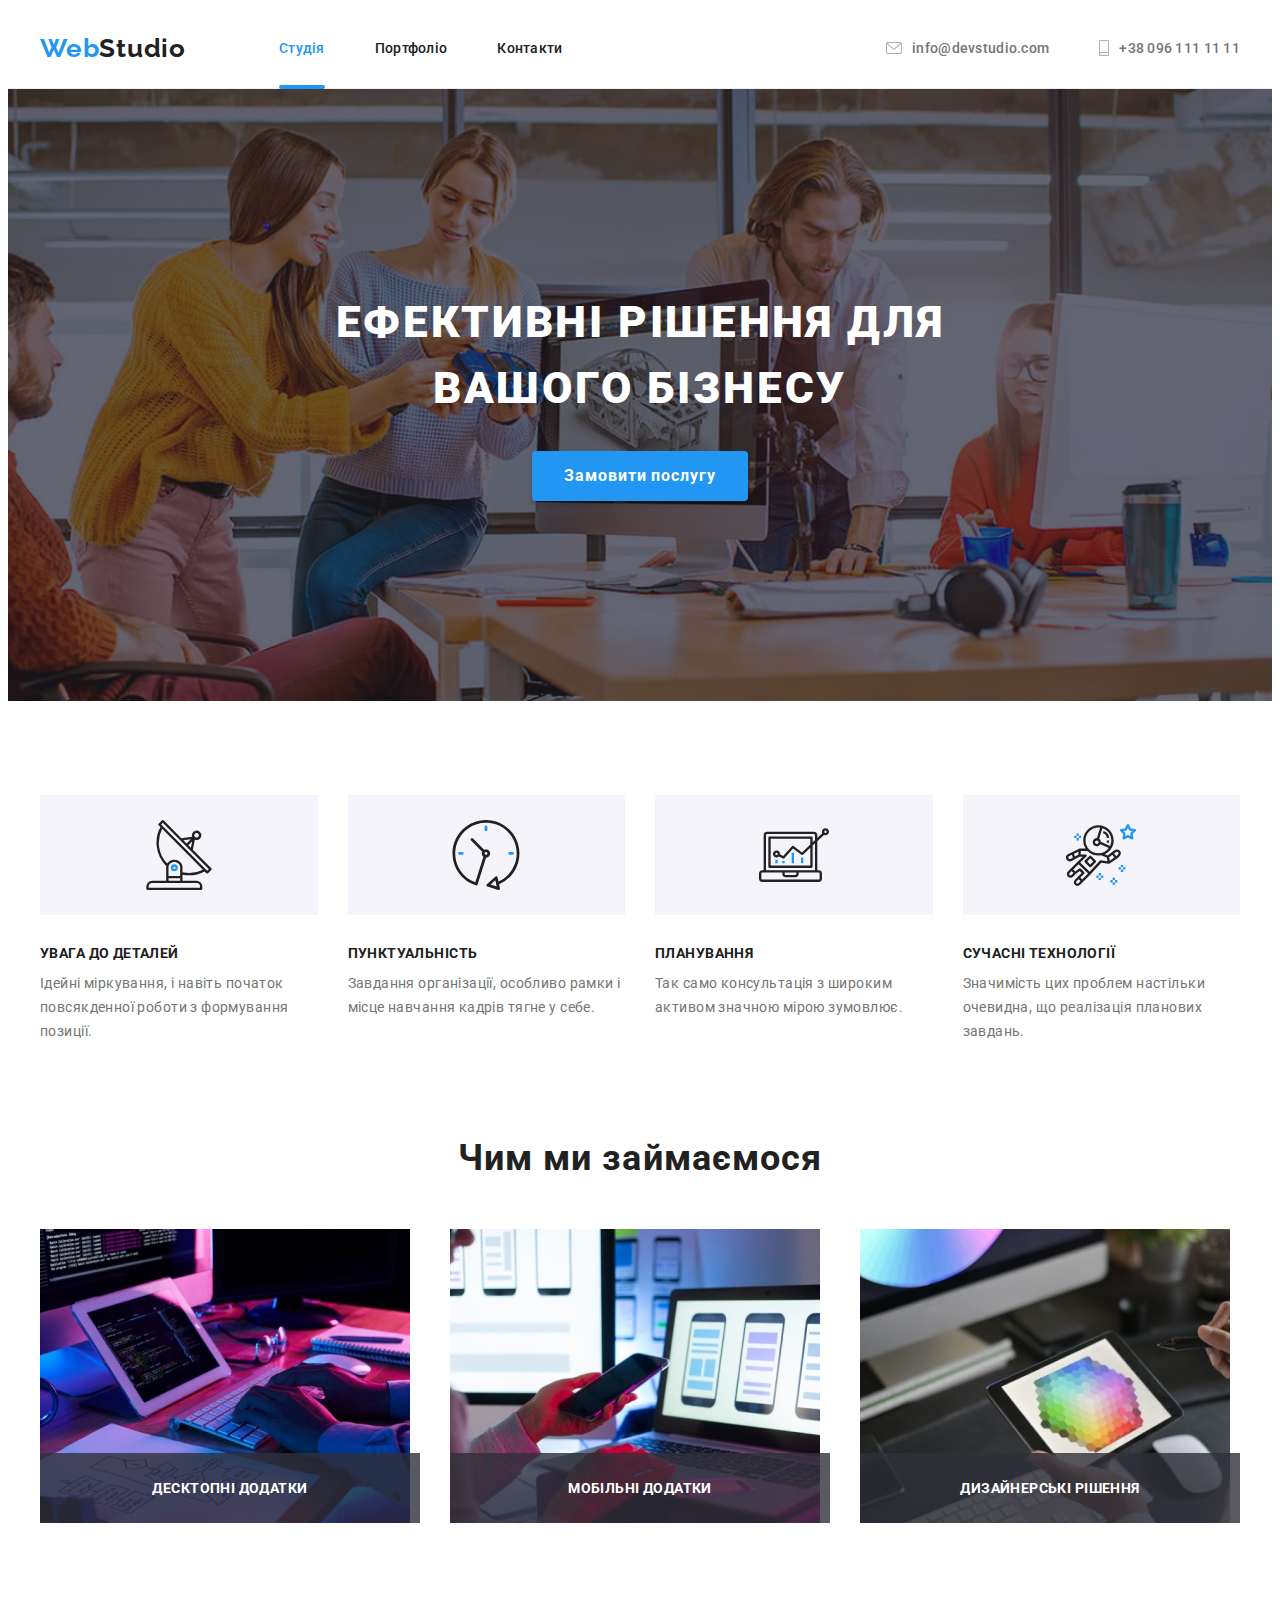
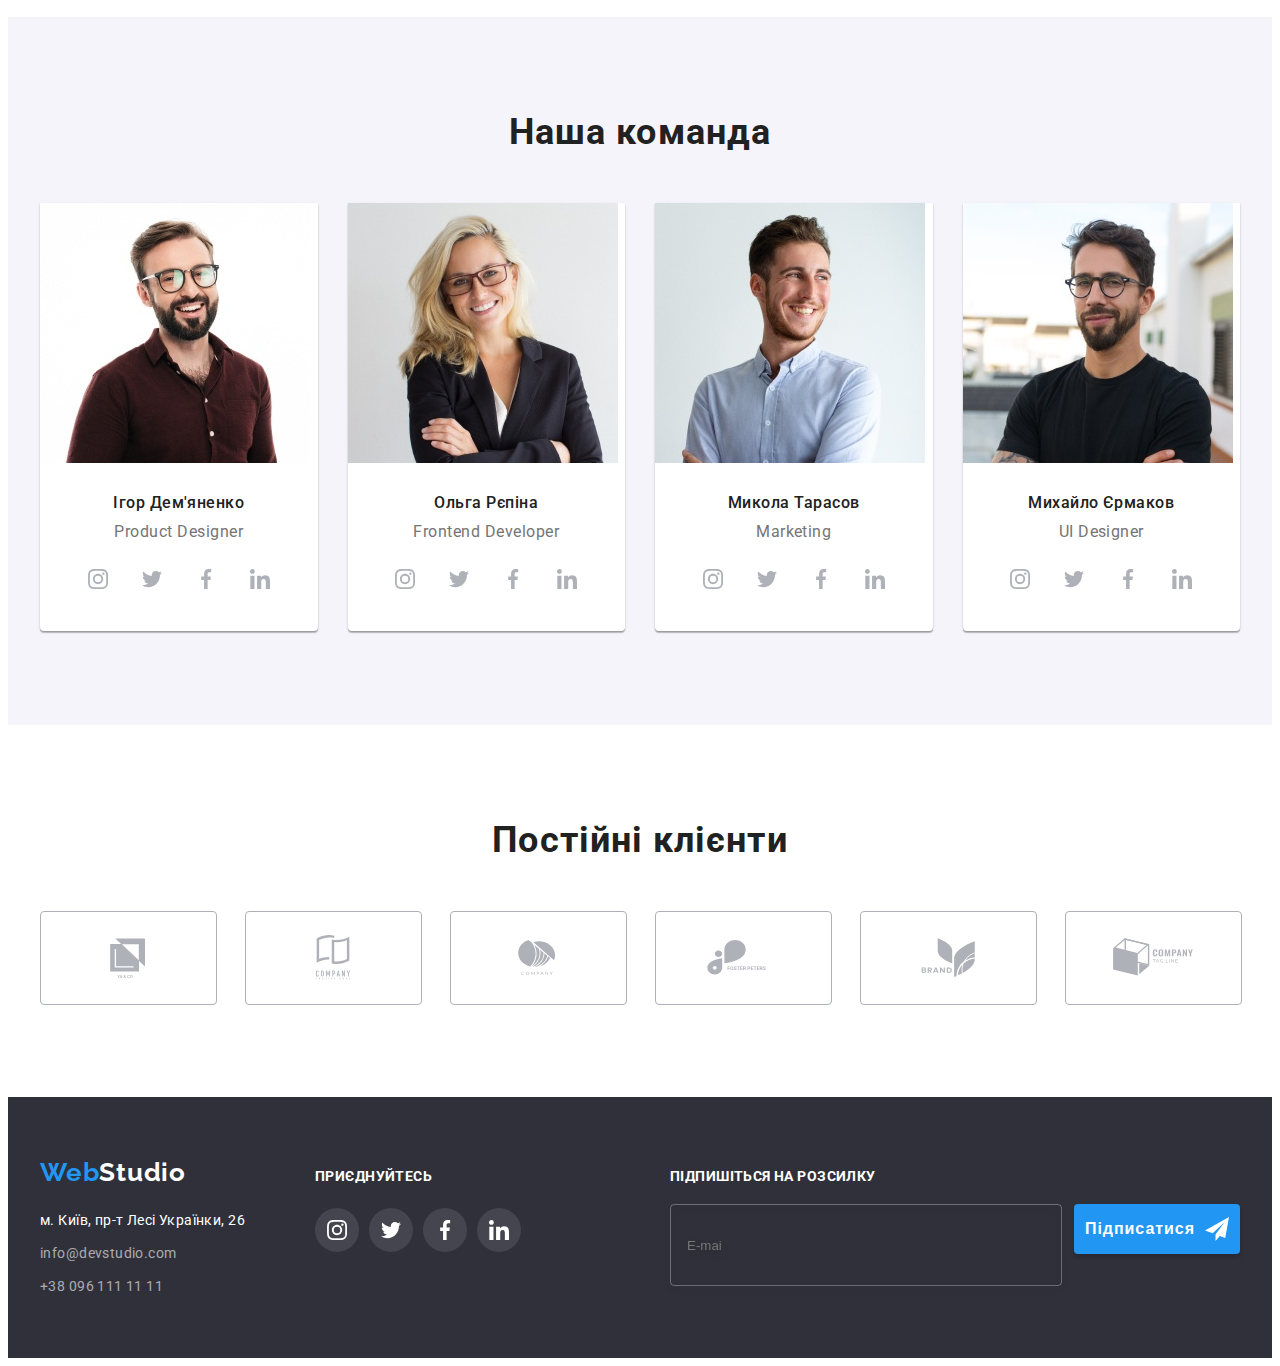
<file: index.html>
<!DOCTYPE html>
<html lang="uk">
  <head>
    <meta charset="UTF-8" />
    <meta http-equiv="X-UA-Compatible" content="IE=edge" />
    <meta name="viewport" content="width=device-width, initial-scale=1.0" />
    <title>Document</title>
    <link
      rel="stylesheet"
      href="https://cdnjs.cloudflare.com/ajax/libs/modern-normalize/1.1.0/modern-normalize.min.css"
      integrity="sha512-wpPYUAdjBVSE4KJnH1VR1HeZfpl1ub8YT/NKx4PuQ5NmX2tKuGu6U/JRp5y+Y8XG2tV+wKQpNHVUX03MfMFn9Q=="
      crossorigin="anonymous"
      referrerpolicy="no-referrer"
    />
    <link rel="preconnect" href="https://fonts.googleapis.com" />
    <link rel="preconnect" href="https://fonts.gstatic.com" crossorigin />
    <link href="https://fonts.googleapis.com/css2?family=Raleway:wght@700&family=Roboto:wght@400;500;700;900&display=swap" rel="stylesheet" />
    <link rel="stylesheet" href="./css/main.min.css" />
  </head>
  <body>
    <header class="header">
      <div class="header__container container">
        <a class="logo link" href="index.html" lang="en"><span class="logo__first-part">Web</span>Studio</a>
        <button type="button" class="mobile-menu__button-open" data-mobile-menu-open>
          <svg width="40" height="40 ">
            <use href="./img/icons.svg#icon-menu_40px"></use>
          </svg>
        </button>

        <nav class="nav">
          <ul class="nav__list list">
            <li class="nav__item">
              <a class="nav__link link current" href="./index.html">Студія</a>
            </li>
            <li class="nav__item">
              <a class="nav__link link" href="./portfolio.html">Портфоліо</a>
            </li>
            <li class="nav__item">
              <a class="nav__link link" href="#">Контакти</a>
            </li>
          </ul>
        </nav>

        <ul class="contacts list">
          <li>
            <a class="contacts__link contacts__link--tablet-top link" href="mailto:info@devstudio.com" lang="en">
              <svg width="16" height="12">
                <use href="./img/icons.svg#icon-envelope"></use>
              </svg>
              info@devstudio.com
            </a>
          </li>
          <li>
            <a class="contacts__link contacts__link--tablet-bottom link" href="tel:+380961111111">
              <svg width="10" height="16">
                <use href="./img/icons.svg#icon-smartphone"></use>
              </svg>
              +38 096 111 11 11
            </a>
          </li>
        </ul>
      </div>
    </header>
    <main>
      <!-- enticing_buton -->
      <section class="hero">
        <div class="container">
          <h1 class="hero__title">Ефективні рішення для вашого бізнесу</h1>
          <button class="hero__button" type="button" data-modal-open>Замовити послугу</button>
        </div>
      </section>
      <!-- Benefits -->
      <section class="benefits">
        <div class="container">
          <h2 class="visually-hidden">Переваги</h2>
          <ul class="benefits__list list set-flex">
            <li class="set-flex-item">
              <div class="benefits__img">
                <svg width="70" height="70">
                  <use href="./img/icons.svg#icon-antenna"></use>
                </svg>
              </div>
              <h3 class="benefits__subtitle">Увага до деталей</h3>
              <p class="text">Ідейні міркування, і навіть початок повсякденної роботи з формування позиції.</p>
            </li>
            <li class="set-flex-item">
              <div class="benefits__img">
                <svg width="70" height="70">
                  <use href="./img/icons.svg#icon-clock"></use>
                </svg>
              </div>
              <h3 class="benefits__subtitle">Пунктуальність</h3>
              <p class="text">Завдання організації, особливо рамки і місце навчання кадрів тягне у себе.</p>
            </li>
            <li class="set-flex-item">
              <div class="benefits__img">
                <svg width="70" height="70">
                  <use href="./img/icons.svg#icon-diagram "></use>
                </svg>
              </div>
              <h3 class="benefits__subtitle">Планування</h3>
              <p class="text">Так само консультація з широким активом значною мірою зумовлює.</p>
            </li>
            <li class="set-flex-item">
              <div class="benefits__img">
                <svg width="70" height="70">
                  <use href="./img/icons.svg#icon-astronaut"></use>
                </svg>
              </div>
              <h3 class="benefits__subtitle">Сучасні технології</h3>
              <p class="text">Значимість цих проблем настільки очевидна, що реалізація планових завдань.</p>
            </li>
          </ul>
        </div>
      </section>
      <!-- operation -->
      <section class="operation">
        <div class="container">
          <h2 class="operation__title">Чим ми займаємося</h2>
          <ul class="operation__list list set-flex">
            <li class="operation__item set-flex-item">
              <picture>
                <source media="(min-width:1200px )" srcset="./img/img-op1-@1x.jpg 1x, ./img/img-op1-@2x.jpg 2x" />
                <img
                  src="./img/img-op1-@1x.jpg"
                  alt="людина набирає код з клавіатури, перед нею монітор і планшет, поруч лежить шпаргалка"
                  width="370"
                  height="294"
                />
              </picture>
              <p class="operation__caption text">Десктопні додатки</p>
            </li>
            <li class="operation__item set-flex-item">
              <picture>
                <source media="(min-width:1200px )" srcset="./img/img-op2-@1x.jpg 1x, ./img/img-op2-@2x.jpg 2x" />
                <img src="./img/img-op2-@1x.jpg" alt="людина працює на ноутбуці, тримаючи смартфон у руці" width="370" height="294" />
              </picture>
              <p class="operation__caption text">Мобільні додатки</p>
            </li>
            <li class="operation__item set-flex-item">
              <picture>
                <source media="(min-width:1200px )" srcset="./img/img-op3-@1x.jpg 1x, ./img/img-op3-@2x.jpg 2x" />
                <img src="./img/img-op3-@1x.jpg" alt="людина працює з палітрою кольорів у графічному планшеті" width="370" height="294" />
              </picture>
              <p class="operation__caption text">Дизайнерські рішення</p>
            </li>
          </ul>
        </div>
      </section>
      <!--team -->
      <section class="team">
        <div class="container">
          <h2 class="team__title">Наша команда</h2>
          <ul class="team__list list set-flex">
            <li class="team__item set-flex-item">
              <picture>
                <source media="(min-width:1200px )" srcset="./img/team/team1-ds-@1x.jpg 1x, ./img/team/team1-ds-@2x.jpg 2x" />
                <source media="(min-width:768px )" srcset="./img/team/team1-tb-@1x.jpg 1x, ./img/team/team1-tb-@2x.jpg 2x" />
                <source media="(max-width:767.98px )" srcset="./img/team/team1-mb-@1x.jpg 1x, ./img/team/team1-mb-@2x.jpg 2x" />
                <img src="./img/team/team1-ds-@1x.jpg" alt="Чоловік у коричневій сорочці, в окулярах" />
              </picture>
              <div class="team__card">
                <h3 class="team__subtitle">Ігор Дем'яненко</h3>
                <p class="team__text text" lang="en">Product Designer</p>
                <ul class="social-icon list set-flex">
                  <li class="set-flex-item">
                    <a class="social-icon__link link" href="#">
                      <svg width="20" height="20">
                        <use href="./img/icons.svg#icon-instagram"></use>
                      </svg>
                    </a>
                  </li>
                  <li class="set-flex-item">
                    <a class="social-icon__link link" href="#">
                      <svg width="20" height="20">
                        <use href="./img/icons.svg#icon-twitter"></use>
                      </svg>
                    </a>
                  </li>
                  <li class="set-flex-item">
                    <a class="social-icon__link link" href="#">
                      <svg width="20" height="20">
                        <use href="./img/icons.svg#icon-facebook"></use>
                      </svg>
                    </a>
                  </li>
                  <li class="set-flex-item">
                    <a class="social-icon__link link" href="#">
                      <svg width="20" height="20">
                        <use href="./img/icons.svg#icon-linkedin"></use>
                      </svg>
                    </a>
                  </li>
                </ul>
              </div>
            </li>
            <li class="team__item set-flex-item">
              <picture>
                <source media="(min-width:1200px )" srcset="./img/team/team2-ds-@1x.jpg 1x, ./img/team/team2-ds-@2x.jpg 2x" />
                <source media="(min-width:768px )" srcset="./img/team/team2-tb-@1x.jpg 1x, ./img/team/team2-tb-@2x.jpg 2x" />
                <source media="(max-width:767.98px )" srcset="./img/team/team2-mb-@1x.jpg 1x, ./img/team/team2-mb-@2x.jpg 2x" />

                <img src="./img/team/team2-ds-@1x.jpg" alt="Жінка блондинка, у чорному піджаку" />
              </picture>
              <div class="team__card">
                <h3 class="team__subtitle">Ольга Рєпіна</h3>
                <p class="team__text text" lang="en">Frontend Developer</p>
                <ul class="social-icon list set-flex">
                  <li class="set-flex-item">
                    <a class="social-icon__link link" href="#">
                      <svg width="20" height="20">
                        <use href="./img/icons.svg#icon-instagram"></use>
                      </svg>
                    </a>
                  </li>
                  <li class="set-flex-item">
                    <a class="social-icon__link link" href="#">
                      <svg width="20" height="20">
                        <use href="./img/icons.svg#icon-twitter"></use>
                      </svg>
                    </a>
                  </li>
                  <li class="set-flex-item">
                    <a class="social-icon__link link" href="#">
                      <svg width="20" height="20">
                        <use href="./img/icons.svg#icon-facebook"></use>
                      </svg>
                    </a>
                  </li>
                  <li class="set-flex-item">
                    <a class="social-icon__link link" href="#">
                      <svg width="20" height="20">
                        <use href="./img/icons.svg#icon-linkedin"></use>
                      </svg>
                    </a>
                  </li>
                </ul>
              </div>
            </li>
            <li class="team__item set-flex-item">
              <picture>
                <source media="(min-width:1200px )" srcset="./img/team/team3-ds-@1x.jpg 1x, ./img/team/team3-ds-@2x.jpg 2x" />
                <source media="(min-width:768px )" srcset="./img/team/team3-tb-@1x.jpg 1x, ./img/team/team3-tb-@2x.jpg 2x" />
                <source media="(max-width:767.98px )" srcset="./img/team/team3-mb-@1x.jpg 1x, ./img/team/team3-mb-@2x.jpg 2x" />

                <img src="./img/team/team3-ds-@1x.jpg" alt="Чоловік у білій сорочці" />
              </picture>
              <div class="team__card">
                <h3 class="team__subtitle">Микола Тарасов</h3>
                <p class="team__text text" lang="en">Marketing</p>
                <ul class="social-icon list set-flex">
                  <li class="set-flex-item">
                    <a class="social-icon__link link" href="#">
                      <svg width="20" height="20">
                        <use href="./img/icons.svg#icon-instagram"></use>
                      </svg>
                    </a>
                  </li>
                  <li class="set-flex-item">
                    <a class="social-icon__link link" href="#">
                      <svg width="20" height="20">
                        <use href="./img/icons.svg#icon-twitter"></use>
                      </svg>
                    </a>
                  </li>
                  <li class="set-flex-item">
                    <a class="social-icon__link link" href="#">
                      <svg width="20" height="20">
                        <use href="./img/icons.svg#icon-facebook"></use>
                      </svg>
                    </a>
                  </li>
                  <li class="set-flex-item">
                    <a class="social-icon__link link" href="#">
                      <svg width="20" height="20">
                        <use href="./img/icons.svg#icon-linkedin"></use>
                      </svg>
                    </a>
                  </li>
                </ul>
              </div>
            </li>
            <li class="team__item set-flex-item">
              <picture>
                <source media="(min-width:1200px )" srcset="./img/team/team4-ds-@1x.jpg 1x, ./img/team/team4-ds-@2x.jpg 2x" />
                <source media="(min-width:768px )" srcset="./img/team/team4-tb-@1x.jpg 1x, ./img/team/team4-tb-@2x.jpg 2x" />
                <source media="(max-width:767.98px )" srcset="./img/team/team4-mb-@1x.jpg 1x, ./img/team/team4-mb-@2x.jpg 2x" />

                <img src="./img/team/team4-ds-@1x.jpg" alt="Чоловік у чорній сорочці, в окулярах" />
              </picture>
              <div class="team__card">
                <h3 class="team__subtitle">Михайло Єрмаков</h3>
                <p class="team__text text" lang="en">UI Designer</p>
                <ul class="social-icon list set-flex">
                  <li class="set-flex-item">
                    <a class="social-icon__link link" href="#">
                      <svg width="20" height="20">
                        <use href="./img/icons.svg#icon-instagram"></use>
                      </svg>
                    </a>
                  </li>
                  <li class="set-flex-item">
                    <a class="social-icon__link link" href="#">
                      <svg width="20" height="20">
                        <use href="./img/icons.svg#icon-twitter"></use>
                      </svg>
                    </a>
                  </li>
                  <li class="set-flex-item">
                    <a class="social-icon__link link" href="#">
                      <svg width="20" height="20">
                        <use href="./img/icons.svg#icon-facebook"></use>
                      </svg>
                    </a>
                  </li>
                  <li class="set-flex-item">
                    <a class="social-icon__link link" href="#">
                      <svg width="20" height="20">
                        <use href="./img/icons.svg#icon-linkedin"></use>
                      </svg>
                    </a>
                  </li>
                </ul>
              </div>
            </li>
          </ul>
        </div>
      </section>
      <!-- clients -->
      <section class="clients">
        <div class="container">
          <h2 class="clients__title">Постійні клієнти</h2>
          <ul class="clients__list list set-flex">
            <li class="clients__item set-flex-item">
              <a class="clients__link link" href="#">
                <svg width="128" height="90"><use href="./img/icons.svg#icon-client1"></use></svg>
              </a>
            </li>
            <li class="clients__item set-flex-item">
              <a class="clients__link link" href="#">
                <svg width="128" height="90"><use href="./img/icons.svg#icon-client2"></use></svg>
              </a>
            </li>
            <li class="clients__item set-flex-item">
              <a class="clients__link link" href="#">
                <svg width="128" height="90"><use href="./img/icons.svg#icon-client3"></use></svg>
              </a>
            </li>
            <li class="clients__item set-flex-item">
              <a class="clients__link link" href="#">
                <svg width="128" height="90"><use href="./img/icons.svg#icon-client4"></use></svg>
              </a>
            </li>
            <li class="clients__item set-flex-item">
              <a class="clients__link link" href="#">
                <svg width="128" height="90"><use href="./img/icons.svg#icon-client5"></use></svg>
              </a>
            </li>
            <li class="clients__item set-flex-item">
              <a class="clients__link link" href="#">
                <svg width="128" height="90"><use href="./img/icons.svg#icon-client6"></use></svg>
              </a>
            </li>
          </ul>
        </div>
      </section>
    </main>
    <footer class="footer">
      <div class="container footer__group">
        <div class="footer__only-tablet-group">
          <div class="footer__contacts">
            <a class="logo logo--light link" href="index.html" lang="en"><span class="logo__first-part">Web</span>Studio</a>
            <address class="address">
              <p class="address__text">м. Київ, пр-т Лесі Українки, 26</p>
              <ul class="list">
                <li class="address__item">
                  <a class="address__link link" href="mailto:info@devstudio.com" lang="en">info@devstudio.com</a>
                </li>
                <li class="address__item">
                  <a class="address__link link" href="tel:+380961111111">+38 096 111 11 11</a>
                </li>
              </ul>
            </address>
          </div>
          <div class="footer__social">
            <p class="footer__text text">Приєднуйтесь</p>
            <ul class="social-icon social-icon--down list set-flex">
              <li class="set-flex-item">
                <a class="social-icon__link social-icon__link--down link" href="#">
                  <svg width="20" height="20">
                    <use href="./img/icons.svg#icon-instagram"></use>
                  </svg>
                </a>
              </li>
              <li class="set-flex-item">
                <a class="social-icon__link social-icon__link--down link" href="#">
                  <svg width="20" height="20">
                    <use href="./img/icons.svg#icon-twitter"></use>
                  </svg>
                </a>
              </li>
              <li class="set-flex-item">
                <a class="social-icon__link social-icon__link--down link" href="#">
                  <svg width="20" height="20">
                    <use href="./img/icons.svg#icon-facebook"></use>
                  </svg>
                </a>
              </li>
              <li class="set-flex-item">
                <a class="social-icon__link social-icon__link--down link" href="#">
                  <svg width="20" height="20">
                    <use href="./img/icons.svg#icon-linkedin"></use>
                  </svg>
                </a>
              </li>
            </ul>
          </div>
        </div>
        <div class="newsletter-form">
          <strong class="newsletter-form__title">Підпишіться на розсилку</strong>
          <form class="newsletter-form__form" autocomplete="on">
            <label class="newsletter-form__field">
              <input class="newsletter-form__input" type="email" name="email" placeholder="E-mai" required />
            </label>
            <button class="form-button form-button--footer" type="submit">
              <span>Підписатися</span>
              <svg width="24" height="24">
                <use href="./img/icons.svg#icon-send"></use>
              </svg>
            </button>
          </form>
        </div>
      </div>
    </footer>
    <!-- MODAL WINDOW -->
    <!-- register-form -->
    <div class="backdrop is-hidden" data-modal>
      <div class="modal">
        <button class="modal__button" type="button" data-modal-close>
          <svg width="11" height="11">
            <use href="./img/icons.svg#icon-Vector"></use>
          </svg>
        </button>
        <form class="register-form" name="register-form" autocomplete="on">
          <strong class="register-form__title text">Залиште свої дані, ми вам передзвонимо</strong>
          <div class="register-form__group">
            <label class="register-form__field">
              <span class="register-form__label text">Ім'я</span>
              <input class="register-form__input" type="text" name="username" placeholder=" " required />
              <svg class="register-form__icon" width="18" height="18">
                <use href="./img/icons.svg#icon-person-black"></use>
              </svg>
            </label>
            <label class="register-form__field">
              <span class="register-form__label text">Телефон</span>
              <input class="register-form__input" type="tel" name="phone-number" placeholder=" " required />
              <svg class="register-form__icon" width="18" height="18 ">
                <use href="./img/icons.svg#icon-phone-black"></use>
              </svg>
            </label>
            <label class="register-form__field">
              <span class="register-form__label text">Пошта</span>
              <input class="register-form__input" type="email" name="email" placeholder=" " required />
              <svg class="register-form__icon" width="18" height="18 ">
                <use href="./img/icons.svg#icon-email-black"></use>
              </svg>
            </label>
            <label class="register-form__field">
              <span class="register-form__label text">Коментар</span>
              <textarea class="register-form__massage" name="comment" rows="5" placeholder="Введіть текст"></textarea>
            </label>
          </div>
          <label class="register-form__agreement">
            <input class="checkbox visually-hidden" type="checkbox" name="permission" required />
            <svg class="register-form__agreement-icon" width="16" height="15 ">
              <use class="icon-check" href="./img/icons.svg#icon-check"></use>
              <use class="icon-uncheck" href="./img/icons.svg#icon-uncheck"></use>
            </svg>
            <span class="register-form__desc text"
              >Погоджуюся з розсилкою та приймаю <a class="register-form__link" href="#">Умови договору</a>
            </span>
          </label>
          <button class="form-button" type="submit">Відправити</button>
        </form>
      </div>
    </div>
    <!-- mobile-menu -->
    <div class="backdrop is-hidden" data-mobile-menu>
      <div class="mobile-menu">
        <button class="mobile-menu__button-close" type="button" data-mobile-menu-close>
          <svg width="19" height="19">
            <use href="./img/icons.svg#icon-Vector"></use>
          </svg>
        </button>
        <ul class="mobile-menu__nav list">
          <li class="mobile-menu__nav-item current"><a class="link" href="./index.html">Студія</a></li>
          <li class="mobile-menu__nav-item"><a class="link" href="./portfolio.html">Портфоліо</a></li>
          <li class="mobile-menu__nav-item"><a class="link" href="#">Контакти</a></li>
        </ul>
        <div class="mobile-menu__group">
          <ul class="mobile-menu__contact list">
            <li class="mobile-menu__contact-item"><a class="link" href="tel:+380961111111">+38 096 111 11 11</a></li>
            <li class="mobile-menu__contact-item"><a class="link" href="mailto:info@devstudio.com">info@devstudio.com</a></li>
          </ul>
          <ul class="mobile-menu__social list">
            <li class="mobile-menu__social-item"><a class="link" href="">Instagram</a></li>
            <li class="mobile-menu__social-item"><a class="link" href="">Twitter</a></li>
            <li class="mobile-menu__social-item"><a class="link" href="">Facebook</a></li>
            <li class="mobile-menu__social-item"><a class="link" href="">LinkedIn</a></li>
          </ul>
        </div>
      </div>
    </div>
    <script src="./js/mobile-menu.js"></script>
    <script src="./js/modal.js"></script>
  </body>
</html>
</file>
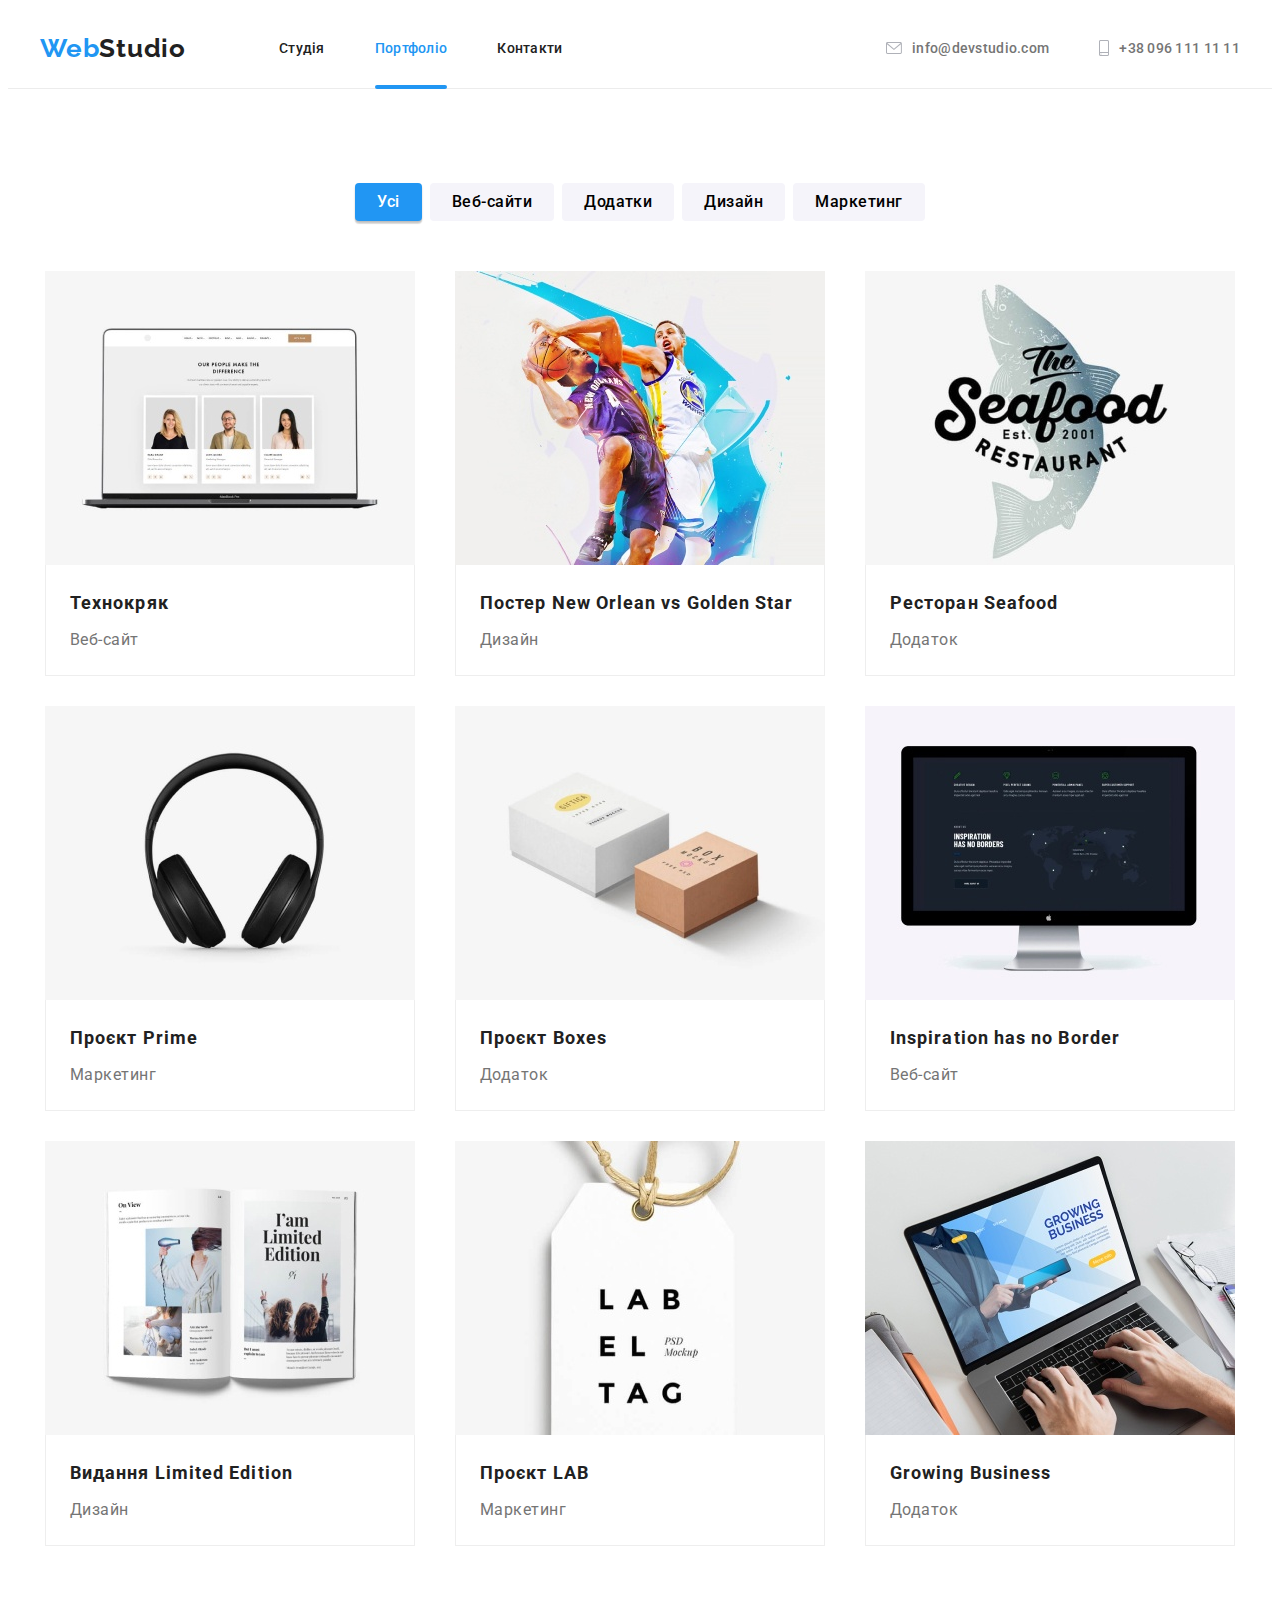
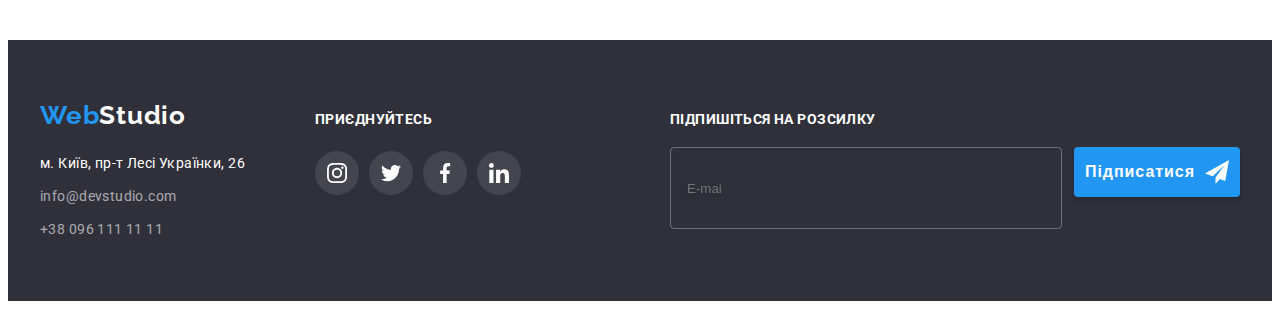
<file: portfolio.html>
<!DOCTYPE html>
<html lang="uk">
  <head>
    <meta charset="UTF-8" />
    <meta http-equiv="X-UA-Compatible" content="IE=edge" />
    <meta name="viewport" content="width=device-width, initial-scale=1.0" />
    <title>Document</title>
    <link
      rel="stylesheet"
      href="https://cdnjs.cloudflare.com/ajax/libs/modern-normalize/1.1.0/modern-normalize.min.css"
      integrity="sha512-wpPYUAdjBVSE4KJnH1VR1HeZfpl1ub8YT/NKx4PuQ5NmX2tKuGu6U/JRp5y+Y8XG2tV+wKQpNHVUX03MfMFn9Q=="
      crossorigin="anonymous"
      referrerpolicy="no-referrer"
    />
    <link rel="preconnect" href="https://fonts.googleapis.com" />
    <link rel="preconnect" href="https://fonts.gstatic.com" crossorigin />
    <link href="https://fonts.googleapis.com/css2?family=Raleway:wght@700&family=Roboto:wght@400;500;700;900&display=swap" rel="stylesheet" />
    <link rel="stylesheet" href="./css/main.min.css" />
  </head>
  <body>
    <header class="header">
      <div class="header__container container">
        <a class="logo link" href="index.html" lang="en"><span class="logo__first-part">Web</span>Studio</a>
        <button type="button" class="mobile-menu__button-open" data-mobile-menu-open>
          <svg width="40" height="40 ">
            <use href="./img/icons.svg#icon-menu_40px"></use>
          </svg>
        </button>

        <nav class="nav">
          <ul class="nav__list list">
            <li class="nav__item">
              <a class="nav__link link" href="./index.html">Студія</a>
            </li>
            <li class="nav__item">
              <a class="nav__link link current" href="./portfolio.html">Портфоліо</a>
            </li>
            <li class="nav__item">
              <a class="nav__link link" href="#">Контакти</a>
            </li>
          </ul>
        </nav>

        <ul class="contacts list">
          <li>
            <a class="contacts__link contacts__link--tablet-top link" href="mailto:info@devstudio.com" lang="en">
              <svg width="16" height="12">
                <use href="./img/icons.svg#icon-envelope"></use>
              </svg>
              info@devstudio.com
            </a>
          </li>
          <li>
            <a class="contacts__link contacts__link--tablet-bottom link" href="tel:+380961111111">
              <svg width="10" height="16">
                <use href="./img/icons.svg#icon-smartphone"></use>
              </svg>
              +38 096 111 11 11
            </a>
          </li>
        </ul>
      </div>
    </header>
    <main>
      <section class="portfolio">
        <div class="container">
          <h1 class="visually-hidden">Портфоліо</h1>
          <ul class="filter list">
            <li class="filter__item"><button class="filter__button active" type="button">Усі</button></li>
            <li class="filter__item"><button class="filter__button" type="button">Веб-сайти</button></li>
            <li class="filter__item"><button class="filter__button" type="button">Додатки</button></li>
            <li class="filter__item"><button class="filter__button" type="button">Дизайн</button></li>
            <li class="filter__item"><button class="filter__button" type="button">Маркетинг</button></li>
          </ul>
          <ul class="portfolio__list list set-flex">
            <li class="card set-flex-item">
              <a class="link card__link" href="#">
                <div class="card__thumb">
                  <picture>
                    <source media="(min-width:1200px )" srcset="./img/portfolio/pf1-ds-@1x.jpg 1x, ./img/portfolio/pf1-ds-@2x.jpg 2x" />
                    <source media="(min-width:768px )" srcset="./img/portfolio/pf1-tb-@1x.jpg 1x, ./img/portfolio/pf1-tb-@2x.jpg 2x" />
                    <source media="(max-width:767.98px )" srcset="./img/portfolio/pf1-mb-@1x.jpg 1x, ./img/portfolio/pf1-mb-@2x.jpg 2x" />

                    <img src="./img/portfolio/pf1-ds-@1x.jpg" alt="ноутбук з відкритим сайтом на екрані" />
                  </picture>
                  <div class="card__overlay">
                    <p class="text card__overlay-text">
                      Ресурс пропонує комплексні пропозиції з різним рівнем функціоналу та сервісів. Все це дозволить відвідувачу отримати вичерпні
                      відомості про компанію чи приватну особу.
                    </p>
                  </div>
                </div>
                <div class="card__title">
                  <h2 class="card__subtitle">Технокряк</h2>
                  <p class="card__text text">Веб-сайт</p>
                </div>
              </a>
            </li>
            <li class="card set-flex-item">
              <a class="link card__link" href="#">
                <div class="card__thumb">
                  <picture>
                    <source media="(min-width:1200px )" srcset="./img/portfolio/pf2-ds-@1x.jpg 1x, ./img/portfolio/pf2-ds-@2x.jpg 2x" />
                    <source media="(min-width:768px )" srcset="./img/portfolio/pf2-tb-@1x.jpg 1x, ./img/portfolio/pf2-tb-@2x.jpg 2x" />
                    <source media="(max-width:767.98px )" srcset="./img/portfolio/pf2-mb-@1x.jpg 1x, ./img/portfolio/pf2-mb-@2x.jpg 2x" />

                    <img src="./img/portfolio/pf2-ds-@1x.jpg" alt="играют в баскет размерами большими" />
                  </picture>
                  <div class="card__overlay">
                    <p class="text card__overlay-text">
                      Lorem, ipsum dolor sit amet consectetur adipisicing elit. Odio repudiandae consequatur, qui id ratione ex culpa explicabo. Quos
                      sapiente amet sint dicta aliquam, autem unde illum, impedit est minus maiores.
                    </p>
                  </div>
                </div>

                <div class="card__title">
                  <h2 class="card__subtitle">
                    Постер
                    <span lang="en">New Orlean vs Golden Star</span>
                  </h2>
                  <p class="card__text text">Дизайн</p>
                </div>
              </a>
            </li>
            <li class="card set-flex-item">
              <a class="link card__link" href="#">
                <div class="card__thumb">
                  <picture>
                    <source media="(min-width:1200px )" srcset="./img/portfolio/pf3-ds-@1x.jpg 1x, ./img/portfolio/pf3-ds-@2x.jpg 2x" />
                    <source media="(min-width:768px )" srcset="./img/portfolio/pf3-tb-@1x.jpg 1x, ./img/portfolio/pf3-tb-@2x.jpg 2x" />
                    <source media="(max-width:767.98px )" srcset="./img/portfolio/pf3-mb-@1x.jpg 1x, ./img/portfolio/pf3-mb-@2x.jpg 2x" />

                    <img src="./img/portfolio/pf3-ds-@1x.jpg" alt="логотип ресторану" />
                  </picture>
                  <div class="card__overlay">
                    <p class="text card__overlay-text">
                      Lorem, ipsum dolor sit amet consectetur adipisicing elit. Odio repudiandae consequatur, qui id ratione ex culpa explicabo. Quos
                      sapiente amet sint dicta aliquam, autem unde illum, impedit est minus maiores.
                    </p>
                  </div>
                </div>

                <div class="card__title">
                  <h2 class="card__subtitle">
                    Ресторан
                    <span lang="en">Seafood</span>
                  </h2>
                  <p class="card__text text">Додаток</p>
                </div>
              </a>
            </li>
            <li class="card set-flex-item">
              <a class="link card__link" href="#">
                <div class="card__thumb">
                  <picture>
                    <source media="(min-width:1200px )" srcset="./img/portfolio/pf4-ds-@1x.jpg 1x, ./img/portfolio/pf4-ds-@2x.jpg 2x" />
                    <source media="(min-width:768px )" srcset="./img/portfolio/pf4-tb-@1x.jpg 1x, ./img/portfolio/pf4-tb-@2x.jpg 2x" />
                    <source media="(max-width:767.98px )" srcset="./img/portfolio/pf4-mb-@1x.jpg 1x, ./img/portfolio/pf4-mb-@2x.jpg 2x" />

                    <img src="./img/portfolio/pf4-ds-@1x.jpg" alt="накладні навушники" />
                  </picture>
                  <div class="card__overlay">
                    <p class="text card__overlay-text">
                      Lorem, ipsum dolor sit amet consectetur adipisicing elit. Odio repudiandae consequatur, qui id ratione ex culpa explicabo. Quos
                      sapiente amet sint dicta aliquam, autem unde illum, impedit est minus maiores.
                    </p>
                  </div>
                </div>

                <div class="card__title">
                  <h2 class="card__subtitle">
                    Проєкт
                    <span lang="en">Prime</span>
                  </h2>
                  <p class="card__text text">Маркетинг</p>
                </div>
              </a>
            </li>
            <li class="card set-flex-item">
              <a class="link card__link" href="#">
                <div class="card__thumb">
                  <picture>
                    <source media="(min-width:1200px )" srcset="./img/portfolio/pf5-ds-@1x.jpg 1x, ./img/portfolio/pf5-ds-@2x.jpg 2x" />
                    <source media="(min-width:768px )" srcset="./img/portfolio/pf5-tb-@1x.jpg 1x, ./img/portfolio/pf5-tb-@2x.jpg 2x" />
                    <source media="(max-width:767.98px )" srcset="./img/portfolio/pf5-mb-@1x.jpg 1x, ./img/portfolio/pf5-mb-@2x.jpg 2x" />

                    <img src="./img/portfolio/pf5-ds-@1x.jpg" alt="дві коробки різного розміру і кольору" />
                  </picture>
                  <div class="card__overlay">
                    <p class="text card__overlay-text">
                      Lorem, ipsum dolor sit amet consectetur adipisicing elit. Odio repudiandae consequatur, qui id ratione ex culpa explicabo. Quos
                      sapiente amet sint dicta aliquam, autem unde illum, impedit est minus maiores.
                    </p>
                  </div>
                </div>

                <div class="card__title">
                  <h2 class="card__subtitle">
                    Проєкт
                    <span lang="en">Boxes</span>
                  </h2>
                  <p class="card__text text">Додаток</p>
                </div>
              </a>
            </li>
            <li class="card set-flex-item">
              <a class="link card__link" href="#">
                <div class="card__thumb">
                  <picture>
                    <source media="(min-width:1200px )" srcset="./img/portfolio/pf6-ds-@1x.jpg 1x, ./img/portfolio/pf6-ds-@2x.jpg 2x" />
                    <source media="(min-width:768px )" srcset="./img/portfolio/pf6-tb-@1x.jpg 1x, ./img/portfolio/pf6-tb-@2x.jpg 2x" />
                    <source media="(max-width:767.98px )" srcset="./img/portfolio/pf6-mb-@1x.jpg 1x, ./img/portfolio/pf6-mb-@2x.jpg 2x" />

                    <img src="./img/portfolio/pf6-ds-@1x.jpg" alt="монітор на якому відкритий сайт" />
                  </picture>
                  <div class="card__overlay">
                    <p class="text card__overlay-text">
                      Lorem, ipsum dolor sit amet consectetur adipisicing elit. Odio repudiandae consequatur, qui id ratione ex culpa explicabo. Quos
                      sapiente amet sint dicta aliquam, autem unde illum, impedit est minus maiores.
                    </p>
                  </div>
                </div>

                <div class="card__title">
                  <h2 class="card__subtitle" lang="en">Inspiration has no Border</h2>
                  <p class="card__text text">Веб-сайт</p>
                </div>
              </a>
            </li>
            <li class="card set-flex-item">
              <a class="link card__link" href="#">
                <div class="card__thumb">
                  <picture>
                    <source media="(min-width:1200px )" srcset="./img/portfolio/pf7-ds-@1x.jpg 1x, ./img/portfolio/pf7-ds-@2x.jpg 2x" />
                    <source media="(min-width:768px )" srcset="./img/portfolio/pf7-tb-@1x.jpg 1x, ./img/portfolio/pf7-tb-@2x.jpg 2x" />
                    <source media="(max-width:767.98px )" srcset="./img/portfolio/pf7-mb-@1x.jpg 1x, ./img/portfolio/pf7-mb-@2x.jpg 2x" />

                    <img src="./img/portfolio/pf7-ds-@1x.jpg" alt="відкрита книга з картинками" />
                  </picture>
                  <div class="card__overlay">
                    <p class="text card__overlay-text">
                      Lorem, ipsum dolor sit amet consectetur adipisicing elit. Odio repudiandae consequatur, qui id ratione ex culpa explicabo. Quos
                      sapiente amet sint dicta aliquam, autem unde illum, impedit est minus maiores.
                    </p>
                  </div>
                </div>

                <div class="card__title">
                  <h2 class="card__subtitle">
                    Видання
                    <span lang="en">Limited Edition</span>
                  </h2>
                  <p class="card__text text">Дизайн</p>
                </div>
              </a>
            </li>
            <li class="card set-flex-item">
              <a class="link card__link" href="#">
                <div class="card__thumb">
                  <picture>
                    <source media="(min-width:1200px )" srcset="./img/portfolio/pf8-ds-@1x.jpg 1x, ./img/portfolio/pf8-ds-@2x.jpg 2x" />
                    <source media="(min-width:768px )" srcset="./img/portfolio/pf8-tb-@1x.jpg 1x, ./img/portfolio/pf8-tb-@2x.jpg 2x" />
                    <source media="(max-width:767.98px )" srcset="./img/portfolio/pf8-mb-@1x.jpg 1x, ./img/portfolio/pf8-mb-@2x.jpg 2x" />

                    <img src="./img/portfolio/pf8-ds-@1x.jpg" alt="бірка з логотипом магазину" />
                  </picture>
                  <div class="card__overlay">
                    <p class="text card__overlay-text">
                      Lorem, ipsum dolor sit amet consectetur adipisicing elit. Odio repudiandae consequatur, qui id ratione ex culpa explicabo. Quos
                      sapiente amet sint dicta aliquam, autem unde illum, impedit est minus maiores.
                    </p>
                  </div>
                </div>

                <div class="card__title">
                  <h2 class="card__subtitle">
                    Проєкт
                    <span lang="en">LAB</span>
                  </h2>
                  <p class="card__text text">Маркетинг</p>
                </div>
              </a>
            </li>
            <li class="card set-flex-item">
              <a class="link card__link" href="#">
                <div class="card__thumb">
                  <picture>
                    <source media="(min-width:1200px )" srcset="./img/portfolio/pf9-ds-@1x.jpg 1x, ./img/portfolio/pf9-ds-@2x.jpg 2x" />
                    <source media="(min-width:768px )" srcset="./img/portfolio/pf9-tb-@1x.jpg 1x, ./img/portfolio/pf9-tb-@2x.jpg 2x" />
                    <source media="(max-width:767.98px )" srcset="./img/portfolio/pf9-mb-@1x.jpg 1x, ./img/portfolio/pf9-mb-@2x.jpg 2x" />

                    <img src="./img/portfolio/pf9-ds-@1x.jpg" alt="людина реєструється на сайті" />
                  </picture>
                  <div class="card__overlay">
                    <p class="text card__overlay-text">
                      Lorem, ipsum dolor sit amet consectetur adipisicing elit. Odio repudiandae consequatur, qui id ratione ex culpa explicabo. Quos
                      sapiente amet sint dicta aliquam, autem unde illum, impedit est minus maiores.
                    </p>
                  </div>
                </div>
                <div class="card__title">
                  <h2 class="card__subtitle" lang="en">Growing Business</h2>
                  <p class="card__text text">Додаток</p>
                </div>
              </a>
            </li>
          </ul>
        </div>
      </section>
    </main>
    <footer class="footer">
      <div class="container footer__group">
        <div class="footer__only-tablet-group">
          <div class="footer__contacts">
            <a class="logo logo--light link" href="index.html" lang="en"><span class="logo__first-part">Web</span>Studio</a>
            <address class="address">
              <p class="address__text">м. Київ, пр-т Лесі Українки, 26</p>
              <ul class="list">
                <li class="address__item">
                  <a class="address__link link" href="mailto:info@devstudio.com" lang="en">info@devstudio.com</a>
                </li>
                <li class="address__item">
                  <a class="address__link link" href="tel:+380961111111">+38 096 111 11 11</a>
                </li>
              </ul>
            </address>
          </div>
          <div class="footer__social">
            <p class="footer__text text">Приєднуйтесь</p>
            <ul class="social-icon social-icon--down list set-flex">
              <li class="set-flex-item">
                <a class="social-icon__link social-icon__link--down link" href="#">
                  <svg width="20" height="20">
                    <use href="./img/icons.svg#icon-instagram"></use>
                  </svg>
                </a>
              </li>
              <li class="set-flex-item">
                <a class="social-icon__link social-icon__link--down link" href="#">
                  <svg width="20" height="20">
                    <use href="./img/icons.svg#icon-twitter"></use>
                  </svg>
                </a>
              </li>
              <li class="set-flex-item">
                <a class="social-icon__link social-icon__link--down link" href="#">
                  <svg width="20" height="20">
                    <use href="./img/icons.svg#icon-facebook"></use>
                  </svg>
                </a>
              </li>
              <li class="set-flex-item">
                <a class="social-icon__link social-icon__link--down link" href="#">
                  <svg width="20" height="20">
                    <use href="./img/icons.svg#icon-linkedin"></use>
                  </svg>
                </a>
              </li>
            </ul>
          </div>
        </div>
        <div class="newsletter-form">
          <strong class="newsletter-form__title">Підпишіться на розсилку</strong>
          <form class="newsletter-form__form" autocomplete="on">
            <label class="newsletter-form__field">
              <input class="newsletter-form__input" type="email" name="email" placeholder="E-mai" required />
            </label>
            <button class="form-button form-button--footer" type="submit">
              <span>Підписатися</span>
              <svg width="24" height="24">
                <use href="./img/icons.svg#icon-send"></use>
              </svg>
            </button>
          </form>
        </div>
      </div>
    </footer>
    <!-- mobile-menu -->
    <div class="backdrop is-hidden" data-mobile-menu>
      <div class="mobile-menu">
        <button class="mobile-menu__button-close" type="button" data-mobile-menu-close>
          <svg width="11" height="11">
            <use href="./img/icons.svg#icon-Vector"></use>
          </svg>
        </button>
        <ul class="mobile-menu__nav list">
          <li class="mobile-menu__nav-item"><a class="link" href="./index.html">Студія</a></li>
          <li class="mobile-menu__nav-item current"><a class="link" href="./portfolio.html">Портфоліо</a></li>
          <li class="mobile-menu__nav-item"><a class="link" href="#">Контакти</a></li>
        </ul>
        <div class="mobile-menu__group">
          <ul class="mobile-menu__contact list">
            <li class="mobile-menu__contact-item"><a class="link" href="tel:+380961111111">+38 096 111 11 11</a></li>
            <li class="mobile-menu__contact-item"><a class="link" href="mailto:info@devstudio.com">info@devstudio.com</a></li>
          </ul>
          <ul class="mobile-menu__social list">
            <li class="mobile-menu__social-item"><a class="link" href="">Instagram</a></li>
            <li class="mobile-menu__social-item"><a class="link" href="">Twitter</a></li>
            <li class="mobile-menu__social-item"><a class="link" href="">Facebook</a></li>
            <li class="mobile-menu__social-item"><a class="link" href="">LinkedIn</a></li>
          </ul>
        </div>
      </div>
    </div>
    <script src="./js/mobile-menu.js"></script>
  </body>
</html>
</file>
<file: css/main.min.css>
:root{--main-font: Roboto, sans-serif;--secondary-font: Raleway, sans-serif;--main-txt-cl: #212121;--dark-txt-cl: #757575;--ligh-txt-cl: #ffffff;--ligt-txt-cl-60: rgba(255, 255, 255, 0.6);--accent-txt-cl: #2196f3;--main-bg-cl: #ffffff;--dark-bg-cl: #2f303a;--ligt-bg-cl: #f5f4fa;--accent-bg-cl: #2196f3;--icons-bg-dark-cl: rgba(255, 255, 255, 0.1);--icons-cl: #afb1b8;--border-cl: #ececec;--border-card-cl: #eeeeee;--items: 3;--indent: 30px}.visually-hidden{position:absolute;width:1px;height:1px;margin:-1px;border:0;padding:0;white-space:nowrap;-webkit-clip-path:inset(100%);clip-path:inset(100%);clip:rect(0 0 0 0);overflow:hidden}.link{text-decoration:none;color:currentColor}.list{list-style:none}ul{margin:0;padding:0}h1,h2,h3,h4,h5,h6,p{margin:0}img{display:block;max-width:100%;height:auto}.set-flex{display:-webkit-box;display:-ms-flexbox;display:flex;-ms-flex-wrap:wrap;flex-wrap:wrap;gap:var(--indent)}.set-flex-item{-ms-flex-preferred-size:calc((100% - var(--indent)*(var(--items) - 1))/var(--items));flex-basis:calc((100% - var(--indent)*(var(--items) - 1))/var(--items))}body{font-family:var(--main-font);color:var(--main-txt-cl);background-color:var(--main-bg-cl)}.text{font-weight:400;font-size:14px;line-height:1.7142857143;letter-spacing:.03em;color:var(--dark-txt-cl)}.container{max-width:480px;padding-left:15px;padding-right:15px;margin-left:auto;margin-right:auto}@media screen and (min-width: 768px){.container{max-width:768px}}@media screen and (min-width: 1200px){.container{max-width:1200px}}.header{border-bottom:1px solid var(--border-cl)}.header__container{display:-webkit-box;display:-ms-flexbox;display:flex;-webkit-box-align:center;-ms-flex-align:center;align-items:center}.nav{display:none}@media screen and (min-width: 768px){.nav{display:block;margin-right:auto}}.nav__list{display:-webkit-box;display:-ms-flexbox;display:flex;gap:50px}.nav__item{position:relative}.nav__link{font-weight:500;font-size:14px;line-height:1.1428571429;letter-spacing:.02em;padding-top:32px;padding-bottom:32px;display:block;-webkit-transition-property:color;transition-property:color;-webkit-transition-duration:250ms;transition-duration:250ms;-webkit-transition-timing-function:cubic-bezier(0.4, 0, 0.2, 1);transition-timing-function:cubic-bezier(0.4, 0, 0.2, 1)}.nav__link:focus,.nav__link:hover{color:var(--accent-txt-cl)}.nav__link.current{color:var(--accent-txt-cl)}.nav__link.current::after{display:inline-block;position:absolute;content:" ";width:100%;height:4px;left:0;bottom:-1px;background-color:var(--accent-bg-cl);border-radius:2px}.contacts{display:block}@media screen and (min-width: 1200px){.contacts{display:-webkit-box;display:-ms-flexbox;display:flex;gap:50px}}@media screen and (min-width: 768px){.contacts__link--tablet-top{padding-top:20px;padding-bottom:5px}}@media screen and (min-width: 768px){.contacts__link--tablet-bottom{padding-top:5px;padding-bottom:20px}}.contacts__link{display:none}@media screen and (min-width: 768px){.contacts__link{font-weight:500;font-size:14px;line-height:1.1428571429;letter-spacing:.02em;color:var(--dark-txt-cl);fill:var(--icons-cl);display:-webkit-box;display:-ms-flexbox;display:flex;-webkit-box-align:center;-ms-flex-align:center;align-items:center;gap:10px;-webkit-transition-property:color,fill;transition-property:color,fill;-webkit-transition-duration:250ms;transition-duration:250ms;-webkit-transition-timing-function:cubic-bezier(0.4, 0, 0.2, 1);transition-timing-function:cubic-bezier(0.4, 0, 0.2, 1)}.contacts__link:hover,.contacts__link:focus{color:var(--accent-txt-cl);fill:var(--accent-bg-cl)}}@media screen and (min-width: 1200px){.contacts__link{padding-top:32px;padding-bottom:32px}}.hero{max-width:1600px;margin-left:auto;margin-right:auto;background-color:var(--dark-bg-cl);padding-top:118px;padding-bottom:118px;background-image:-webkit-gradient(linear, left top, right top, from(rgba(47, 48, 58, 0.4)), to(rgba(47, 48, 58, 0.4))),url(../img/background/bg-mob-@1x.jpg);background-image:linear-gradient(to right, rgba(47, 48, 58, 0.4), rgba(47, 48, 58, 0.4)),url(../img/background/bg-mob-@1x.jpg);background-position:center;background-repeat:no-repeat;background-size:cover}@media(min-device-pixel-ratio: 2),(-webkit-min-device-pixel-ratio: 2),(min-resolution: 192dpi),(min-resolution: 2dppx){.hero{background-image:-webkit-gradient(linear, left top, right top, from(rgba(47, 48, 58, 0.4)), to(rgba(47, 48, 58, 0.4))),url(../img/background/bg-mob-@2x.jpg);background-image:linear-gradient(to right, rgba(47, 48, 58, 0.4), rgba(47, 48, 58, 0.4)),url(../img/background/bg-mob-@2x.jpg)}}@media screen and (min-width: 481px){.hero{background-image:-webkit-gradient(linear, left top, right top, from(rgba(47, 48, 58, 0.4)), to(rgba(47, 48, 58, 0.4))),url(../img/background/bg-tb-@1x.jpg);background-image:linear-gradient(to right, rgba(47, 48, 58, 0.4), rgba(47, 48, 58, 0.4)),url(../img/background/bg-tb-@1x.jpg)}}@media screen and (min-width: 481px)and (min-device-pixel-ratio: 2),screen and (min-width: 481px)and (-webkit-min-device-pixel-ratio: 2),screen and (min-width: 481px)and (min-resolution: 192dpi),screen and (min-width: 481px)and (min-resolution: 2dppx){.hero{background-image:-webkit-gradient(linear, left top, right top, from(rgba(47, 48, 58, 0.4)), to(rgba(47, 48, 58, 0.4))),url(../img/background/bg-tb-@2x.jpg);background-image:linear-gradient(to right, rgba(47, 48, 58, 0.4), rgba(47, 48, 58, 0.4)),url(../img/background/bg-tb-@2x.jpg)}}@media screen and (min-width: 769px){.hero{background-image:-webkit-gradient(linear, left top, right top, from(rgba(47, 48, 58, 0.4)), to(rgba(47, 48, 58, 0.4))),url(../img/background/bg-ds-@1x.jpg);background-image:linear-gradient(to right, rgba(47, 48, 58, 0.4), rgba(47, 48, 58, 0.4)),url(../img/background/bg-ds-@1x.jpg)}}@media screen and (min-width: 769px)and (min-device-pixel-ratio: 2),screen and (min-width: 769px)and (-webkit-min-device-pixel-ratio: 2),screen and (min-width: 769px)and (min-resolution: 192dpi),screen and (min-width: 769px)and (min-resolution: 2dppx){.hero{background-image:-webkit-gradient(linear, left top, right top, from(rgba(47, 48, 58, 0.4)), to(rgba(47, 48, 58, 0.4))),url(../img/background/bg-ds-@2x.jpg);background-image:linear-gradient(to right, rgba(47, 48, 58, 0.4), rgba(47, 48, 58, 0.4)),url(../img/background/bg-ds-@2x.jpg)}}@media screen and (min-width: 1200px){.hero{padding-top:200px;padding-bottom:200px}}.hero__title{font-weight:900;text-align:center;letter-spacing:.06em;text-transform:uppercase;margin-left:auto;margin-right:auto;color:var(--ligh-txt-cl)}@media screen and (min-width: 480px){.hero__title{font-size:26px;line-height:1.6153846154;width:360px}}@media screen and (min-width: 1200px){.hero__title{width:696px;font-size:44px;line-height:1.5}}.hero__button{font-family:inherit;font-weight:700;font-size:16px;line-height:1.875;display:block;letter-spacing:.06em;width:216px;height:50px;margin-top:30px;margin-left:auto;margin-right:auto;text-align:center;color:var(--ligh-txt-cl);background-color:var(--accent-bg-cl);cursor:pointer;-webkit-box-shadow:0px 4px 4px rgba(0,0,0,.15);box-shadow:0px 4px 4px rgba(0,0,0,.15);border-radius:4px;border:none}.benefits{padding-top:60px;padding-bottom:60px}@media screen and (min-width: 1200px){.benefits{padding-top:94px;padding-bottom:94px}}.benefits__list{--items: 1}@media screen and (min-width: 768px){.benefits__list{--items: 2}}@media screen and (min-width: 1200px){.benefits__list{--items: 4}}.benefits__img{height:120px;display:-webkit-box;display:-ms-flexbox;display:flex;-webkit-box-align:center;-ms-flex-align:center;align-items:center;-webkit-box-pack:center;-ms-flex-pack:center;justify-content:center;background-color:var(--ligt-bg-cl);margin-bottom:30px}.benefits__subtitle{font-weight:700;font-size:14px;line-height:1.1428571429;letter-spacing:.03em;text-transform:uppercase;margin-bottom:10px;text-align:center}@media screen and (min-width: 768px){.benefits__subtitle{text-align:left}}.operation{display:none}@media screen and (min-width: 1200px){.operation{display:block;padding-bottom:94px}}.operation__title{font-weight:700;font-size:36px;line-height:1.1666666667;text-align:center;letter-spacing:.03em}.operation__list{margin-top:50px}.operation__item{position:relative}.operation__caption{display:-webkit-box;display:-ms-flexbox;display:flex;-webkit-box-pack:center;-ms-flex-pack:center;justify-content:center;-webkit-box-align:center;-ms-flex-align:center;align-items:center;font-weight:700;font-size:14px;line-height:1.1428571429;text-align:center;letter-spacing:.03em;text-transform:uppercase;color:var(--ligh-txt-cl);background:rgba(47,48,58,.8);width:100%;height:70px;position:absolute;bottom:0;left:0}.team{padding-top:60px;padding-bottom:60px;background-color:var(--ligt-bg-cl)}@media screen and (min-width: 1200px){.team{padding-top:94px;padding-bottom:94px}}.team__title{font-weight:700;font-size:28px;line-height:1.1428571429;text-align:center;letter-spacing:.03em}@media screen and (min-width: 1200px){.team__title{font-size:36px;line-height:1.1666666667}}.team__list{margin-top:30px;--items: 1}@media screen and (min-width: 768px){.team__list{--items: 2}}@media screen and (min-width: 1200px){.team__list{margin-top:50px;--items: 4}}.team__item{background-color:var(--main-bg-cl);-webkit-box-shadow:0px 1px 3px rgba(0,0,0,.12),0px 1px 1px rgba(0,0,0,.14),0px 2px 1px rgba(0,0,0,.2);box-shadow:0px 1px 3px rgba(0,0,0,.12),0px 1px 1px rgba(0,0,0,.14),0px 2px 1px rgba(0,0,0,.2);border-radius:0px 0px 4px 4px}.team__card{padding:30px 32px}@media screen and (min-width: 480px){.team__card{padding:30px 122px 24px 122px}}@media screen and (min-width: 768px){.team__card{padding:30px 74px 24px 74px}}@media screen and (min-width: 1200px){.team__card{padding:30px 32px}}.team__subtitle{font-weight:500;font-size:16px;line-height:1.1875;text-align:center;letter-spacing:.03em}.team__text{font-weight:400;font-size:16px;line-height:1.1875;text-align:center;letter-spacing:.03em;margin-top:10px}.clients{padding-top:60px;padding-bottom:60px}@media screen and (min-width: 1200px){.clients{padding-top:94px;padding-bottom:94px}}.clients__title{font-weight:700;font-size:28px;line-height:1.1428571429;text-align:center;letter-spacing:.03em}@media screen and (min-width: 1200px){.clients__title{font-size:36px;line-height:1.1666666667}}.clients__list{margin-top:30px;--items: 2}@media screen and (min-width: 768px){.clients__list{--items: 3}}@media screen and (min-width: 1200px){.clients__list{margin-top:50px;--items: 6}}.clients__item{height:92px}.clients__link{display:-webkit-box;display:-ms-flexbox;display:flex;-webkit-box-align:center;-ms-flex-align:center;align-items:center;-webkit-box-pack:center;-ms-flex-pack:center;justify-content:center;border:1px solid var(--icons-cl);border-radius:4px;width:100%;height:100%;fill:var(--icons-cl);-webkit-transition-property:border-color,fill;transition-property:border-color,fill;-webkit-transition-duration:250ms;transition-duration:250ms;-webkit-transition-timing-function:cubic-bezier(0.4, 0, 0.2, 1);transition-timing-function:cubic-bezier(0.4, 0, 0.2, 1)}.clients__link:hover,.clients__link:focus{fill:var(--accent-bg-cl);border-color:var(--accent-bg-cl)}.footer{background-color:var(--dark-bg-cl);padding-top:60px;padding-bottom:60px}.footer__group{display:block;margin:0 auto}@media screen and (min-width: 1200px){.footer__group{display:-webkit-box;display:-ms-flexbox;display:flex;-webkit-box-align:baseline;-ms-flex-align:baseline;align-items:baseline}}@media screen and (min-width: 768px){.footer__only-tablet-group{display:-webkit-box;display:-ms-flexbox;display:flex;-webkit-box-align:baseline;-ms-flex-align:baseline;align-items:baseline;-webkit-box-pack:justify;-ms-flex-pack:justify;justify-content:space-between}}.footer__contacts{text-align:center}@media screen and (min-width: 768px){.footer__contacts{padding-left:61px}}@media screen and (min-width: 1200px){.footer__contacts{padding-left:0;margin-right:70px;text-align:left}}.footer__social{margin:60px auto 0 auto;text-align:center}@media screen and (min-width: 768px){.footer__social{margin:0;padding-right:74px}}@media screen and (min-width: 1200px){.footer__social{padding-right:0;text-align:left}}.footer__text{font-weight:700;text-transform:uppercase;color:var(--ligh-txt-cl)}.register-form__title{display:block;-webkit-box-align:center;-ms-flex-align:center;align-items:center;margin-bottom:12px;font-style:normal;font-weight:700;font-size:20px;line-height:1.15;text-align:center;letter-spacing:.03em;color:var(--main-txt-cl)}.register-form__group{margin-bottom:20px}.register-form__field{display:block;position:relative}.register-form__field:not(:last-child){margin-bottom:10px}.register-form__label{display:block;font-style:normal;font-size:12px;line-height:1.1666666667;letter-spacing:.01em;margin-bottom:4px;color:#757575}.register-form__input{width:100%;height:40px;border:1px solid rgba(33,33,33,.2);border-radius:5px;font-size:24px;padding-left:42px;padding-right:42px;outline:rgba(0,0,0,0);-webkit-transition:border-color;transition:border-color;-webkit-transition-duration:250ms;transition-duration:250ms}.register-form__input:focus{border-color:var(--accent-bg-cl)}.register-form__icon{position:absolute;bottom:11px;left:12px;-webkit-transition:fill;transition:fill;-webkit-transition-duration:250ms;transition-duration:250ms}.register-form__input:focus+.register-form__icon{fill:var(--accent-bg-cl)}.register-form__massage{display:block;resize:none;width:100%;height:120px;border:1px solid rgba(33,33,33,.2);border-radius:5px;padding:12px 16px;outline:rgba(0,0,0,0);-webkit-transition:border-color;transition:border-color;-webkit-transition-duration:250ms;transition-duration:250ms}.register-form__massage:focus{border-color:var(--accent-bg-cl)}.register-form__massage::-webkit-input-placeholder{font-style:normal;font-weight:400;font-size:12px;line-height:1.1666666667;letter-spacing:.01em;color:rgba(117,117,117,.5)}.register-form__massage::-moz-placeholder{font-style:normal;font-weight:400;font-size:12px;line-height:1.1666666667;letter-spacing:.01em;color:rgba(117,117,117,.5)}.register-form__massage:-ms-input-placeholder{font-style:normal;font-weight:400;font-size:12px;line-height:1.1666666667;letter-spacing:.01em;color:rgba(117,117,117,.5)}.register-form__massage::-ms-input-placeholder{font-style:normal;font-weight:400;font-size:12px;line-height:1.1666666667;letter-spacing:.01em;color:rgba(117,117,117,.5)}.register-form__massage::placeholder{font-style:normal;font-weight:400;font-size:12px;line-height:1.1666666667;letter-spacing:.01em;color:rgba(117,117,117,.5)}.register-form__agreement{position:relative;display:-webkit-box;display:-ms-flexbox;display:flex;-webkit-box-align:center;-ms-flex-align:center;align-items:center;-webkit-box-pack:center;-ms-flex-pack:center;justify-content:center;margin-bottom:30px;gap:7px}.icon-check{opacity:0;-webkit-transition:opacity;transition:opacity;-webkit-transition-duration:250ms;transition-duration:250ms}.checkbox:checked+.register-form__agreement-icon .icon-check{opacity:1}.icon-uncheck{opacity:1;-webkit-transition:opacity,fill;transition:opacity,fill;-webkit-transition-duration:250ms;transition-duration:250ms}.checkbox:checked+.register-form__agreement-icon .icon-uncheck{opacity:0}.checkbox:focus+.register-form__agreement-icon .icon-uncheck{fill:var(--accent-bg-cl)}.checkbox:hover+.register-form__agreement-icon .icon-uncheck{fill:var(--accent-bg-cl)}.register-form__desc{-webkit-user-select:none;-moz-user-select:none;-ms-user-select:none;user-select:none;font-style:normal;font-weight:400;font-size:12px;line-height:1.1666666667;letter-spacing:.03em;color:var(--dark-txt-cl)}@media screen and (min-width: 1200px){.register-form__desc{font-size:14px;line-height:1.7142857143}}.register-form__link{color:var(--accent-txt-cl)}.newsletter-form{margin-top:60px;text-align:center}@media screen and (min-width: 768px){.newsletter-form{width:450px;margin-left:auto;margin-right:auto}}@media screen and (min-width: 1200px){.newsletter-form{width:570px;height:86px;margin-top:0;margin-right:0}}.newsletter-form__title{display:block;font-weight:700;font-size:14px;line-height:1.1428571429;letter-spacing:.03em;text-transform:uppercase;color:var(--ligh-txt-cl)}@media screen and (min-width: 1200px){.newsletter-form__title{text-align:left}}.newsletter-form__form{display:block;margin-top:20px}@media screen and (min-width: 1200px){.newsletter-form__form{display:-webkit-box;display:-ms-flexbox;display:flex}}.newsletter-form__input{display:block;width:100%;height:50px;padding:15px 16px;color:var(--ligh-txt-cl);background-color:inherit;border:1px solid rgba(255,255,255,.3);-webkit-filter:drop-shadow(0px 4px 4px rgba(0, 0, 0, 0.15));filter:drop-shadow(0px 4px 4px rgba(0, 0, 0, 0.15));border-radius:4px;outline:rgba(0,0,0,0);-webkit-transition:border-color;transition:border-color;-webkit-transition-duration:250ms;transition-duration:250ms}@media screen and (min-width: 1200px){.newsletter-form__input{width:358px;margin-right:12px}}.newsletter-form__input:focus{border-color:var(--accent-bg-cl)}.portfolio{padding-top:60px;padding-bottom:60px}@media screen and (min-width: 1200px){.portfolio{padding-top:94px;padding-bottom:94px}}.mobile-menu{display:-webkit-box;display:-ms-flexbox;display:flex;-webkit-box-orient:vertical;-webkit-box-direction:normal;-ms-flex-direction:column;flex-direction:column;-webkit-box-pack:justify;-ms-flex-pack:justify;justify-content:space-between;width:100%;height:100%;padding:48px 40px;background-color:var(--main-bg-cl);max-width:767px}@media screen and (min-width: 768px){.mobile-menu{display:none}}.mobile-menu__button-open{border:none;background-color:rgba(0,0,0,0);cursor:pointer;padding:0;-webkit-transition:fill;transition:fill;-webkit-transition-duration:250ms;transition-duration:250ms}.mobile-menu__button-open:hover,.mobile-menu__button-open:focus{fill:var(--accent-bg-cl)}@media screen and (min-width: 768px){.mobile-menu__button-open{display:none}}.mobile-menu__button-close{position:absolute;top:10px;right:15px;width:40px;height:40px;padding:0;border:none;background-color:rgba(0,0,0,0);cursor:pointer;-webkit-transition:fill;transition:fill;-webkit-transition-duration:250ms;transition-duration:250ms}.mobile-menu__button-close:hover,.mobile-menu__button-close:focus{fill:var(--accent-bg-cl)}.mobile-menu__nav{font-weight:500;font-size:40px;line-height:1.175;letter-spacing:.02em}.mobile-menu__nav-item{-webkit-transition:color;transition:color;-webkit-transition-duration:250ms;transition-duration:250ms}.mobile-menu__nav-item:not(:last-child){margin-bottom:32px}.mobile-menu__nav-item:hover,.mobile-menu__nav-item:focus{color:var(--accent-bg-cl)}.mobile-menu__nav-item.current{color:var(--accent-bg-cl)}.mobile-menu__contact{margin-bottom:64px;font-family:"Roboto";font-style:normal;font-weight:500;font-size:24px;line-height:1.1666666667;letter-spacing:.02em;color:var(--dark-txt-cl)}.mobile-menu__contact-item{-webkit-transition:color,font-size,line-height;transition:color,font-size,line-height;-webkit-transition-duration:250ms;transition-duration:250ms}.mobile-menu__contact-item:not(:last-child){margin-bottom:32px}.mobile-menu__contact-item:hover,.mobile-menu__contact-item:focus{color:var(--accent-bg-cl)}@media screen and (min-width: 480px){.mobile-menu__contact-item:hover,.mobile-menu__contact-item:focus{font-size:34px;line-height:1.1764705882}}.mobile-menu__social{display:-webkit-box;display:-ms-flexbox;display:flex;-ms-flex-wrap:wrap;flex-wrap:wrap;color:var(--accent-bg-cl)}.mobile-menu__social-item{display:-webkit-box;display:-ms-flexbox;display:flex;-ms-flex-wrap:wrap;flex-wrap:wrap;font-weight:500;font-size:18px;line-height:1.2222222222;letter-spacing:.02em}.mobile-menu__social-item:not(:last-child){padding-right:10px;border-right:1px solid rgba(33,33,33,.2)}.mobile-menu__social-item:not(:first-child){padding-left:10px}.logo{font-family:var(--secondary-font);font-weight:700;font-size:24px;line-height:.8571428571;letter-spacing:.03em;margin-right:auto;padding:16px 0}@media screen and (min-width: 1200px){.logo{margin-right:93px;padding:24px 0;font-size:26px;line-height:1.1923076923}}.logo__first-part{color:var(--accent-bg-cl)}.logo--light{color:var(--ligh-txt-cl);margin-right:0;padding:0}.social-icon{margin-top:16px;width:206px;height:44px;--items: 4;--indent: 10px;margin-left:auto;margin-right:auto}.social-icon--down{margin-top:20px}.social-icon__link{display:-webkit-box;display:-ms-flexbox;display:flex;-webkit-box-align:center;-ms-flex-align:center;align-items:center;-webkit-box-pack:center;-ms-flex-pack:center;justify-content:center;width:100%;height:100%;border-radius:50%;fill:var(--icons-cl);-webkit-transition-property:background-color,fill;transition-property:background-color,fill;-webkit-transition-duration:250ms;transition-duration:250ms;-webkit-transition-timing-function:cubic-bezier(0.4, 0, 0.2, 1);transition-timing-function:cubic-bezier(0.4, 0, 0.2, 1)}.social-icon__link:hover,.social-icon__link:focus{background-color:var(--accent-bg-cl);fill:var(--main-bg-cl)}.social-icon__link--down{background-color:var(--icons-bg-dark-cl);fill:var(--ligh-txt-cl);-webkit-transition-property:background-color;transition-property:background-color;-webkit-transition-duration:250ms;transition-duration:250ms;-webkit-transition-timing-function:cubic-bezier(0.4, 0, 0.2, 1);transition-timing-function:cubic-bezier(0.4, 0, 0.2, 1)}.address{font-style:normal;margin-top:20px}.address__item{margin-top:9px}.address__text{font-weight:400;font-size:14px;line-height:1.7142857143;letter-spacing:.03em;color:var(--ligh-txt-cl)}.address__link{font-weight:400;font-size:14px;line-height:1.7142857143;letter-spacing:.03em;color:var(--ligt-txt-cl-60);-webkit-transition-property:color;transition-property:color;-webkit-transition-duration:250ms;transition-duration:250ms;-webkit-transition-timing-function:cubic-bezier(0.4, 0, 0.2, 1);transition-timing-function:cubic-bezier(0.4, 0, 0.2, 1)}.address__link:hover,.address__link:focus{color:var(--accent-txt-cl)}.backdrop{position:fixed;top:0;left:0;width:100%;height:100%;background-color:rgba(0,0,0,.2);-webkit-transition-property:opacity,visibility;transition-property:opacity,visibility;-webkit-transition-duration:500ms;transition-duration:500ms}.backdrop.is-hidden{opacity:0;pointer-events:none;visibility:hidden}.modal{width:100%;height:auto;background-color:var(--main-bg-cl);-webkit-box-shadow:0px 1px 3px rgba(0,0,0,.12),0px 1px 1px rgba(0,0,0,.14),0px 2px 1px rgba(0,0,0,.2);box-shadow:0px 1px 3px rgba(0,0,0,.12),0px 1px 1px rgba(0,0,0,.14),0px 2px 1px rgba(0,0,0,.2);border-radius:4px;position:absolute;top:50%;left:50%;-webkit-transform:translate(-50%, -50%);transform:translate(-50%, -50%);padding:40px 40px}@media screen and (min-width: 480px){.modal{width:450px}}@media screen and (min-width: 1200px){.modal{width:528px}}.modal__button{position:absolute;top:8px;right:8px;width:30px;height:30px;cursor:pointer;border:1px solid rgba(0,0,0,.1);border-radius:50%;padding:0;background-color:var(--main-bg-cl);display:-webkit-box;display:-ms-flexbox;display:flex;-webkit-box-align:center;-ms-flex-align:center;align-items:center;-webkit-box-pack:center;-ms-flex-pack:center;justify-content:center}.modal__button:focus,.modal__button:hover{fill:var(--accent-bg-cl)}.form-button{display:-webkit-box;display:-ms-flexbox;display:flex;-webkit-box-align:center;-ms-flex-align:center;align-items:center;-webkit-box-pack:center;-ms-flex-pack:center;justify-content:center;cursor:pointer;font-weight:700;font-size:16px;line-height:1.875;letter-spacing:.06em;color:var(--ligh-txt-cl);margin:0 auto;width:200px;height:50px;border-color:rgba(0,0,0,0);background-color:var(--accent-bg-cl);-webkit-box-shadow:0px 4px 4px rgba(0,0,0,.15);box-shadow:0px 4px 4px rgba(0,0,0,.15);border-radius:4px;-webkit-transition:background-color;transition:background-color;-webkit-transition-duration:250ms;transition-duration:250ms}.form-button:hover,.form-button:focus{background-color:#188ce8}.form-button--footer{margin:20px auto 0}@media screen and (min-width: 1200px){.form-button--footer{margin:0;gap:10px}}.card{display:-webkit-box;display:-ms-flexbox;display:flex;-webkit-box-pack:center;-ms-flex-pack:center;justify-content:center}.card__thumb{position:relative;overflow:hidden}.card__overlay{display:-webkit-box;display:-ms-flexbox;display:flex;-webkit-box-align:center;-ms-flex-align:center;align-items:center;-webkit-box-pack:center;-ms-flex-pack:center;justify-content:center;position:absolute;overflow-y:scroll;padding:0 24px;top:0;left:0;-webkit-transform:translateY(101%);transform:translateY(101%);background:rgba(33,150,243,.9);width:100%;height:100%;-webkit-transition-duration:250ms;transition-duration:250ms}.card__overlay-text{color:var(--ligh-txt-cl);font-size:14px;line-height:1.5714285714;letter-spacing:.03em}.card__link{display:-webkit-box;display:-ms-flexbox;display:flex;-webkit-box-orient:vertical;-webkit-box-direction:normal;-ms-flex-direction:column;flex-direction:column;-webkit-transition-property:-webkit-box-shadow;transition-property:-webkit-box-shadow;transition-property:box-shadow;transition-property:box-shadow, -webkit-box-shadow;-webkit-transition-duration:250ms;transition-duration:250ms;-webkit-transition-timing-function:cubic-bezier(0.4, 0, 0.2, 1);transition-timing-function:cubic-bezier(0.4, 0, 0.2, 1)}.card__link:hover,.card__link:focus{-webkit-box-shadow:0px 1px 1px rgba(0,0,0,.12),0px 4px 4px rgba(0,0,0,.06),1px 4px 6px rgba(0,0,0,.16);box-shadow:0px 1px 1px rgba(0,0,0,.12),0px 4px 4px rgba(0,0,0,.06),1px 4px 6px rgba(0,0,0,.16)}.card__link:hover .card__overlay,.card__link:focus .card__overlay{-webkit-transform:translateY(0);transform:translateY(0)}.portfolio__list{margin-top:40px;--items: 1}@media screen and (min-width: 768px){.portfolio__list{margin-top:30px;--items: 2}}@media screen and (min-width: 1200px){.portfolio__list{margin-top:50px;--items: 3}}.card__title{-webkit-box-flex:1;-ms-flex-positive:1;flex-grow:1;border:1px solid var(--border-card-cl);border-top:none;padding:20px 24px}.card__subtitle{font-weight:700;font-size:18px;line-height:2;letter-spacing:.06em}.card__text{font-weight:400;font-size:16px;line-height:1.875;letter-spacing:.03em;color:var(--dark-txt-cl);margin-top:4px}.filter{display:-webkit-box;display:-ms-flexbox;display:flex;-ms-flex-wrap:wrap;flex-wrap:wrap;gap:8px}@media screen and (min-width: 768px){.filter{-webkit-box-pack:center;-ms-flex-pack:center;justify-content:center}}.filter__item:nth-child(3){margin-right:30px}@media screen and (min-width: 768px){.filter__item:nth-child(3){margin-right:0}}.filter__button{font-weight:500;font-size:16px;line-height:1.625;text-align:center;letter-spacing:.03em;background:var(--ligt-bg-cl);border-radius:4px;border:none;font-family:inherit;cursor:pointer;padding:6px 22px;-webkit-transition-property:background-color,color,-webkit-box-shadow;transition-property:background-color,color,-webkit-box-shadow;transition-property:background-color,color,box-shadow;transition-property:background-color,color,box-shadow,-webkit-box-shadow;-webkit-transition-duration:250ms;transition-duration:250ms;-webkit-transition-timing-function:cubic-bezier(0.4, 0, 0.2, 1);transition-timing-function:cubic-bezier(0.4, 0, 0.2, 1)}.filter__button.active,.filter__button:hover,.filter__button:focus{background-color:var(--accent-bg-cl);color:var(--ligh-txt-cl);-webkit-box-shadow:0px 3px 1px rgba(0,0,0,.1),0px 1px 2px rgba(0,0,0,.08),0px 2px 2px rgba(0,0,0,.12);box-shadow:0px 3px 1px rgba(0,0,0,.1),0px 1px 2px rgba(0,0,0,.08),0px 2px 2px rgba(0,0,0,.12)}/*# sourceMappingURL=main.min.css.map */
</file>
